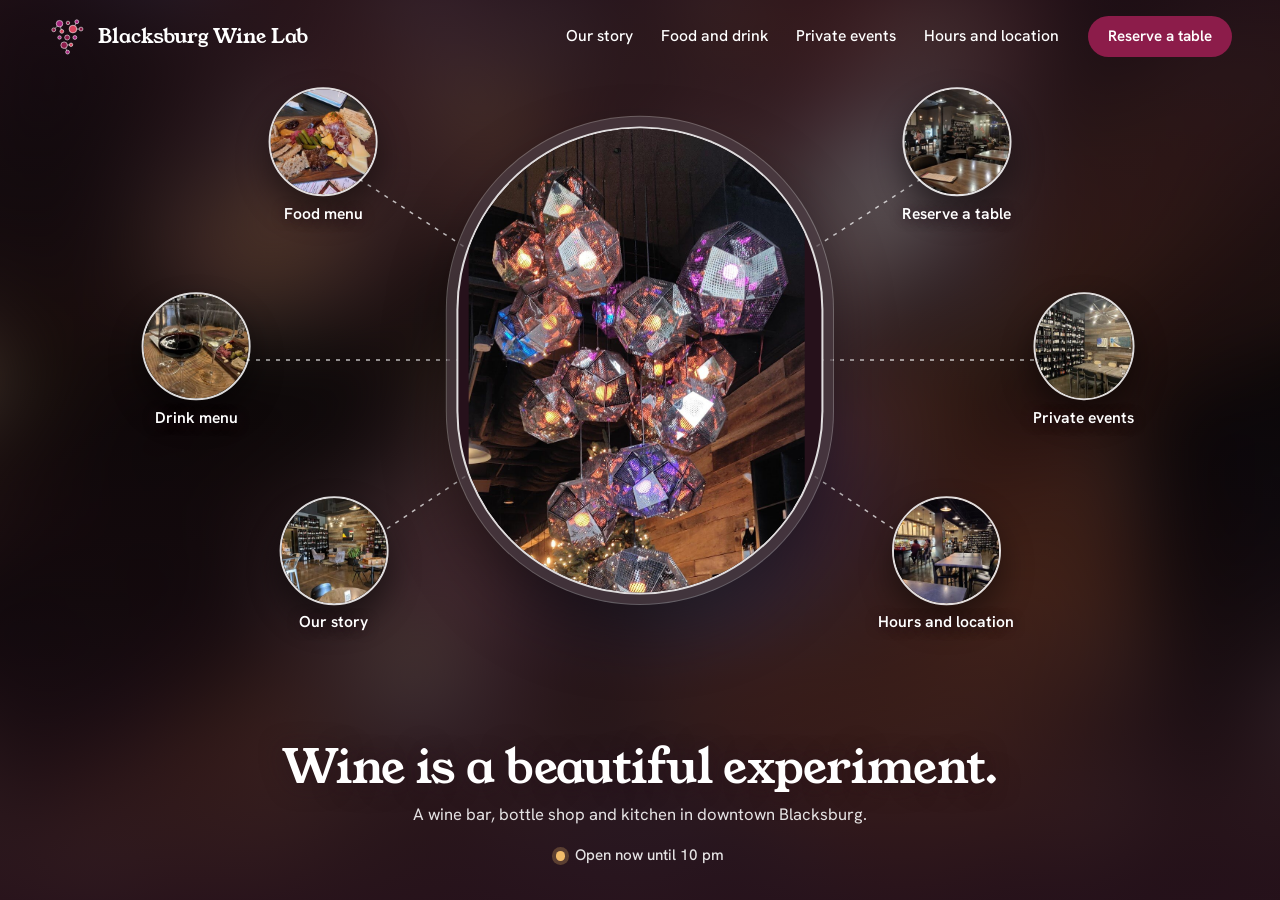
<file: index.html>
<!DOCTYPE html>
<html lang="en">
<head>
  <meta charset="UTF-8">
  <meta name="viewport" content="width=device-width, initial-scale=1">
  <title>Blacksburg Wine Lab | Wine bar, bottle shop and kitchen</title>
  <meta name="description" content="A wine bar, bottle shop and kitchen at 223 Gilbert Street in downtown Blacksburg, Virginia. Wine flights, cheese and charcuterie, tinned seafood and oysters.">
  <link rel="icon" href="images/favicon.png">
  <link rel="preconnect" href="https://fonts.googleapis.com">
  <link rel="preconnect" href="https://fonts.gstatic.com" crossorigin>
  <link href="https://fonts.googleapis.com/css2?family=Hanken+Grotesk:wght@400;500;600&family=Young+Serif&display=swap" rel="stylesheet">
  <link rel="preload" as="image" href="images/photos/lights.jpg">
  <link rel="stylesheet" href="css/site.css">
  <script>
    // With scripting on, the sections open as panels from the landing screen instead of sitting below it.
    document.documentElement.classList.add('js');
    // Always start at the top on a refresh.
    if ('scrollRestoration' in history) history.scrollRestoration = 'manual';
  </script>
</head>
<body>

  <!-- Opening: the grape-molecule mark assembles, then the screen closes into it. -->
  <div class="intro" id="intro" aria-hidden="true">
    <div class="intro-inner">
      <svg class="mark mark-intro" viewBox="0 0 200 212" role="presentation">
        <g class="bonds">
          <line x1="60" y1="40" x2="30" y2="72" style="--i:2"/>
          <line x1="60" y1="40" x2="72" y2="80" style="--i:3"/>
          <line x1="150" y1="30" x2="130" y2="68" style="--i:5"/>
          <line x1="130" y1="68" x2="172" y2="68" style="--i:6"/>
          <line x1="84" y1="152" x2="120" y2="150" style="--i:10"/>
          <line x1="84" y1="152" x2="102" y2="188" style="--i:11"/>
        </g>
        <g class="nodes">
          <circle cx="60" cy="40" r="17" class="plum" style="--i:0"/>
          <circle cx="104" cy="36" r="9" class="claret" style="--i:1"/>
          <circle cx="150" cy="30" r="10" class="plum" style="--i:2"/>
          <circle cx="30" cy="72" r="10" class="claret" style="--i:3"/>
          <circle cx="72" cy="80" r="10" class="coral" style="--i:4"/>
          <circle cx="130" cy="68" r="20" class="coral" style="--i:5"/>
          <circle cx="172" cy="68" r="10" class="claret" style="--i:6"/>
          <circle cx="60" cy="112" r="9" class="plum" style="--i:7"/>
          <circle cx="100" cy="112" r="13" class="claret" style="--i:8"/>
          <circle cx="140" cy="112" r="10" class="plum" style="--i:9"/>
          <circle cx="84" cy="152" r="17" class="claret" style="--i:10"/>
          <circle cx="120" cy="150" r="9" class="coral" style="--i:11"/>
          <circle cx="102" cy="188" r="10" class="plum" style="--i:12"/>
        </g>
      </svg>
      <p class="intro-word"><span>Blacksburg</span><strong>Wine Lab</strong></p>
    </div>
  </div>

  <a class="skip" href="#main">Skip to content</a>

  <header class="site-header" id="header">
    <a class="brand" href="#top" aria-label="Blacksburg Wine Lab, back to top">
      <svg class="mark" viewBox="0 0 200 212" aria-hidden="true">
        <g class="bonds">
          <line x1="60" y1="40" x2="30" y2="72"/><line x1="60" y1="40" x2="72" y2="80"/>
          <line x1="150" y1="30" x2="130" y2="68"/><line x1="130" y1="68" x2="172" y2="68"/>
          <line x1="84" y1="152" x2="120" y2="150"/><line x1="84" y1="152" x2="102" y2="188"/>
        </g>
        <g class="nodes">
          <circle cx="60" cy="40" r="17" class="plum"/><circle cx="104" cy="36" r="9" class="claret"/>
          <circle cx="150" cy="30" r="10" class="plum"/><circle cx="30" cy="72" r="10" class="claret"/>
          <circle cx="72" cy="80" r="10" class="coral"/><circle cx="130" cy="68" r="20" class="coral"/>
          <circle cx="172" cy="68" r="10" class="claret"/><circle cx="60" cy="112" r="9" class="plum"/>
          <circle cx="100" cy="112" r="13" class="claret"/><circle cx="140" cy="112" r="10" class="plum"/>
          <circle cx="84" cy="152" r="17" class="claret"/><circle cx="120" cy="150" r="9" class="coral"/>
          <circle cx="102" cy="188" r="10" class="plum"/>
        </g>
      </svg>
      <span class="brand-name">Blacksburg Wine Lab</span>
    </a>
    <button class="nav-toggle" id="navToggle" aria-expanded="false" aria-controls="nav">Menu</button>
    <nav class="nav" id="nav" aria-label="Main">
      <a href="#story" data-open="story">Our story</a>
      <a href="#food" data-open="food">Food and drink</a>
      <a href="#events" data-open="events">Private events</a>
      <a href="#visit" data-open="visit">Hours and location</a>
      <a class="btn btn-solid" href="#reserve" data-open="reserve">Reserve a table</a>
    </nav>
  </header>

  <main id="main">

    <section class="hero" id="top">
      <img class="hero-soft" src="images/photos/lights-soft.jpg" alt="" aria-hidden="true">

      <!-- The pendant lights sit in the middle; each option hangs off them like a grape on the logo. -->
      <div class="web" id="web">
        <svg class="web-lines" viewBox="0 0 100 100" preserveAspectRatio="none" aria-hidden="true">
          <line x1="50" y1="50" x2="20" y2="15" style="--i:0"/>
          <line x1="50" y1="50" x2="80" y2="15" style="--i:1"/>
          <line x1="50" y1="50" x2="8" y2="50" style="--i:2"/>
          <line x1="50" y1="50" x2="92" y2="50" style="--i:3"/>
          <line x1="50" y1="50" x2="21" y2="85" style="--i:4"/>
          <line x1="50" y1="50" x2="79" y2="85" style="--i:5"/>
        </svg>
        <div class="frame">
          <img class="hero-photo" src="images/photos/lights.jpg" alt="A cluster of faceted pendant lights hanging in the Wine Lab, shaped like a bunch of grapes.">
        </div>
        <ul class="orbs" aria-label="Explore the Wine Lab">
          <li style="--x:20%;--y:15%;--i:0"><a class="orb" href="#food" data-open="food"><img src="images/photos/orbs/food.jpg" alt="" width="140" height="140"><span>Food menu</span></a></li>
          <li style="--x:80%;--y:15%;--i:1"><a class="orb" href="#reserve" data-open="reserve"><img src="images/photos/orbs/reserve.jpg" alt="" width="140" height="140"><span>Reserve a table</span></a></li>
          <li style="--x:8%;--y:50%;--i:2"><a class="orb" href="#drinks" data-open="drinks"><img src="images/photos/orbs/drinks.jpg" alt="" width="140" height="140"><span>Drink menu</span></a></li>
          <li style="--x:92%;--y:50%;--i:3"><a class="orb" href="#events" data-open="events"><img src="images/photos/orbs/events.jpg" alt="" width="140" height="140"><span>Private events</span></a></li>
          <li style="--x:21%;--y:85%;--i:4"><a class="orb" href="#story" data-open="story"><img src="images/photos/orbs/story.jpg" alt="" width="140" height="140"><span>Our story</span></a></li>
          <li style="--x:79%;--y:85%;--i:5"><a class="orb" href="#visit" data-open="visit"><img src="images/photos/orbs/visit.jpg" alt="" width="140" height="140"><span>Hours and location</span></a></li>
        </ul>
      </div>

      <div class="hero-copy">
        <h1>Wine is a beautiful experiment.</h1>
        <p class="hero-lede">A wine bar, bottle shop and kitchen in downtown Blacksburg.</p>
        <p class="hero-status" id="status" aria-live="polite">223 Gilbert Street, Blacksburg</p>
      </div>
    </section>

    <div class="stock">

    <section class="story wrap" id="story">
      <div class="story-text">
        <h2>There's a reason we're called a lab and not a bar.</h2>
        <p>More than twenty years ago, John Boyer was putting up flyers around Virginia Tech for a geography of wine course he hoped a few students would take. Sixteen signed up. That class has since grown to 1,500 students a year, and John and Katie Pritchard have taught it from wine regions around the world.</p>
        <p>In 2018 they opened the Wine Lab to bring that classroom downtown. You don't need to know anything about wine to sit down here. Tell us what you like, or what you've never tried, and we'll pour from there.</p>
        <p class="story-fact"><span class="stars" aria-hidden="true">★★★★★</span> Rated 4.7 on Google by 348 guests</p>
      </div>
      <figure class="story-photo">
        <img src="images/photos/shop.jpg" alt="Shelves of wine bottles lining the reclaimed-wood walls of the shop, with a lounge area in the middle." loading="lazy">
      </figure>
      <div class="strip-track" tabindex="0" role="group" aria-label="Photos of the Wine Lab">
        <img src="images/photos/hero.jpg" alt="The dining room in the evening, with wood tables under strings of warm bulbs." loading="lazy">
        <img src="images/photos/cheese-case.jpg" alt="The cheese case, stocked with wheels and wedges." loading="lazy">
        <img src="images/photos/bar.jpg" alt="The bar, with pendant lights and the wine shelves behind the dining room." loading="lazy">
        <img src="images/photos/carafe.jpg" alt="A carafe and a glass of red wine on a table." loading="lazy">
        <img src="images/photos/dessert.jpg" alt="A chocolate dessert dusted with sugar, served with berries and cream." loading="lazy">
      </div>
    </section>

    <section class="menu" id="food">
      <div class="wrap">
        <div class="section-head">
          <h2>On the table</h2>
          <p>The menu changes often, because we serve what local farmers and bakers have right now. These are the things people come back for.</p>
        </div>
        <div class="mosaic">
          <figure class="tile">
            <img src="images/photos/board.jpg" alt="A cheese and charcuterie board with cured meats, cheeses, pickles and crackers." loading="lazy">
            <figcaption><strong>Cheese and charcuterie</strong> Built to order, with fresh local bread</figcaption>
          </figure>
          <figure class="tile">
            <img src="images/photos/oysters.jpg" alt="A dozen oysters on the half shell arranged on ice." loading="lazy">
            <figcaption><strong>Oysters on the half shell</strong> Wednesday to Saturday</figcaption>
          </figure>
          <figure class="tile">
            <img src="images/photos/tinned.jpg" alt="An open tin of seafood served on a board with cheese, greens and crisps." loading="lazy">
            <figcaption><strong>Tinned seafood</strong> The finest collection in Virginia</figcaption>
          </figure>
        </div>
        <div class="menu-lists">
          <div>
            <h3>To eat</h3>
            <ul>
              <li>Cheese and charcuterie plates</li>
              <li>Pâtés and spreads</li>
              <li>Hot lobster roll</li>
              <li>Hummus plate</li>
              <li>Sandwiches and salads</li>
            </ul>
          </div>
          <div>
            <h3>From the sea</h3>
            <ul>
              <li>Oysters on the half shell</li>
              <li>Tinned fish and shellfish</li>
              <li>Served with local breads and crackers</li>
            </ul>
          </div>
          <div class="menu-link">
            <p>For this week's full food menu:</p>
            <a class="btn btn-line" href="https://www.winelab.com/menus" target="_blank" rel="noopener">View current menus</a>
            <a class="text-link" href="https://order.spoton.com/so-blacksburg-wine-lab-9768/blacksburg-va/6244ccd99adef31f5eaafb27" target="_blank" rel="noopener">Order takeout</a>
          </div>
        </div>
      </div>
    </section>

    <section class="menu" id="drinks">
      <div class="wrap">
        <div class="section-head">
          <h2>In the glass</h2>
          <p>Not sure what you like yet? Try a few side by side. That is the whole idea of a wine lab.</p>
        </div>
        <div class="mosaic">
          <figure class="tile">
                <figcaption><strong>Wine by the glass and bottle</strong> Pick from the wall, or ask us</figcaption>
          </figure>
          <figure class="tile">
            <img src="images/photos/glasses.jpg" alt="A glass of red and a glass of white wine on a wooden table." loading="lazy">
            <figcaption><strong>Wine flights</strong> Taste a region side by side</figcaption>
          </figure>
          <figure class="tile">
            <img src="images/photos/cocktails.jpg" alt="Two cocktails, one pale pink and one deep red with a mint garnish." loading="lazy">
            <figcaption><strong>Cocktails</strong> Plus bourbon, craft beer and cider</figcaption>
          </figure>
        </div>
        <div class="menu-lists">
          <div>
            <h3>Wine</h3>
            <ul>
              <li>By the glass and by the bottle</li>
              <li>Wine flights</li>
              <li>Bottles to take home</li>
            </ul>
          </div>
          <div>
            <h3>Everything else</h3>
            <ul>
              <li>Cocktails and mocktails</li>
              <li>Spirit flights and bourbon</li>
              <li>Craft beer and cider</li>
            </ul>
          </div>
          <div class="menu-link">
            <p>For this week's full beverage menu:</p>
            <a class="btn btn-line" href="https://www.winelab.com/menus" target="_blank" rel="noopener">View current menus</a>
            <a class="text-link" href="#reserve" data-open="reserve">Reserve a table</a>
          </div>
        </div>
      </div>
    </section>

    <section class="events" id="events">
      <div class="wrap events-grid">
        <figure class="events-photo">
          <img src="images/photos/wine-wall.jpg" alt="A long table set beside a floor-to-ceiling wall of wine." loading="lazy">
        </figure>
        <div class="events-text">
          <h2>Bring the whole group.</h2>
          <p>Reserve part of the dining room for your own gathering: an after-work happy hour for ten, a book club, a business meeting, or a birthday with fifty of your closest friends. With some notice we can put together food for everyone.</p>
          <p>Tell us the date and the size of your party and we'll get the plans moving.</p>
          <div class="events-actions">
            <a class="btn btn-light" href="mailto:info@winelab.com?subject=Private%20event%20inquiry">Email us about an event</a>
            <a class="text-link on-dark" href="tel:+15406057291">or call (540) 605-7291</a>
          </div>
        </div>
      </div>
    </section>

    <section class="reserve wrap" id="reserve">
      <div class="reserve-intro">
        <h2>Reserve a table</h2>
        <p>Send us a request for up to eight guests and we'll reply by email to confirm. Your table isn't booked until you hear back from us.</p>
        <p>Want an instant confirmation? <a class="text-link" href="https://reserve.spoton.com/web/restaurant.html?restaurantId=65456" target="_blank" rel="noopener">Book online</a> or call <a class="text-link" href="tel:+15406057291">(540) 605-7291</a>.</p>

        <table class="hours">
          <caption>Hours</caption>
          <tbody>
            <tr data-days="1,2,3,4"><th scope="row">Monday to Thursday</th><td>3 pm to 10 pm</td></tr>
            <tr data-days="5,6"><th scope="row">Friday and Saturday</th><td>11:30 am to 10 pm</td></tr>
            <tr data-days="0"><th scope="row">Sunday</th><td>Closed</td></tr>
          </tbody>
        </table>
      </div>

      <form class="form" id="reserveForm" novalidate>
        <div class="field">
          <label for="res_name">Name</label>
          <input id="res_name" name="name" type="text" autocomplete="name" required>
        </div>
        <div class="field-row">
          <div class="field">
            <label for="res_email">Email</label>
            <input id="res_email" name="email" type="email" autocomplete="email" required>
          </div>
          <div class="field">
            <label for="res_phone">Phone</label>
            <input id="res_phone" name="phone" type="tel" autocomplete="tel" required>
          </div>
        </div>
        <div class="field-row field-row-3">
          <div class="field">
            <label for="res_size">Guests</label>
            <input id="res_size" name="size" type="number" min="1" max="8" value="2" required>
          </div>
          <div class="field">
            <label for="res_date">Date</label>
            <input id="res_date" name="date" type="date" required>
          </div>
          <div class="field">
            <label for="res_time">Time</label>
            <input id="res_time" name="time" type="time" step="900" required>
          </div>
        </div>
        <p class="form-msg" id="formMsg" role="alert" hidden></p>
        <button class="btn btn-solid btn-wide" type="submit">Request reservation</button>
      </form>
    </section>

    <section class="visit" id="visit">
      <div class="wrap visit-grid">
        <div class="visit-text">
          <h2>Find us downtown</h2>
          <address>
            223 Gilbert Street<br>
            Blacksburg, Virginia 24060
          </address>
          <p><a class="text-link" href="https://www.google.com/maps/dir/?api=1&destination=Blacksburg+Wine+Lab,+223+Gilbert+St,+Blacksburg,+VA+24060" target="_blank" rel="noopener">Get directions</a></p>

          <h3>Parking</h3>
          <p><strong>Free:</strong> the parking deck or underground parking of the Gilbert Place building. Enter from Turner Street or Prices Fork Road.</p>
          <p><strong>Paid:</strong> the lower level of the North End Center garage. Enter from Gilbert Street.</p>

          <h3>Contact</h3>
          <p><a class="text-link" href="tel:+15406057291">(540) 605-7291</a><br>
          <a class="text-link" href="mailto:info@winelab.com">info@winelab.com</a></p>
          <p class="follow"><a class="text-link" href="https://www.instagram.com/blacksburgwinelab/" target="_blank" rel="noopener">Instagram</a>
          <a class="text-link" href="https://www.facebook.com/blacksburgwinelab" target="_blank" rel="noopener">Facebook</a>
          <a class="text-link" href="https://www.winelab.com/wine-club" target="_blank" rel="noopener">Wine club</a>
          <a class="text-link" href="https://www.winelab.com/events" target="_blank" rel="noopener">Events</a></p>
        </div>
        <div class="map">
          <iframe title="Map showing Blacksburg Wine Lab at 223 Gilbert Street" src="https://www.google.com/maps?q=Blacksburg+Wine+Lab,+223+Gilbert+St,+Blacksburg,+VA+24060&z=16&output=embed" loading="lazy" referrerpolicy="no-referrer-when-downgrade"></iframe>
        </div>
      </div>
    </section>

  <footer class="site-footer">
    <div class="wrap footer-grid">
      <p class="footer-brand">Blacksburg Wine Lab</p>
      <ul class="footer-links">
        <li><a href="https://www.instagram.com/blacksburgwinelab/" target="_blank" rel="noopener">Instagram</a></li>
        <li><a href="https://www.facebook.com/blacksburgwinelab" target="_blank" rel="noopener">Facebook</a></li>
        <li><a href="https://www.winelab.com/wine-club" target="_blank" rel="noopener">Wine club</a></li>
        <li><a href="https://www.winelab.com/events" target="_blank" rel="noopener">Events</a></li>
      </ul>
      <p class="footer-note">Website by Jeffrey Smith. Photos from the Wine Lab's Google listing.</p>
    </div>
  </footer>

    </div>

  </main>


  <!-- Options chosen from the landing screen open here, so nobody has to scroll to find them. -->
  <dialog class="sheet" id="sheet" aria-label="Details">
    <button class="sheet-close" id="sheetClose" type="button">Close</button>
    <div class="sheet-body" id="sheetBody"></div>
  </dialog>

  <script src="js/site.js"></script>
</body>
</html>
</file>
<file: css/site.css>
/* Blacksburg Wine Lab
   Colours come from the grape-molecule logo; the dark tone from the dining room at night. */

:root {
  --cellar: #26111b;
  --claret: #8c1c4a;
  --plum: #a8277f;
  --coral: #d8455f;
  --bulb: #f2bd6b;
  --paper: #f8f3f5;
  --blush: #efe3e8;
  --text: #36252d;
  --muted: #6f5a63;
  --line: #dccbd3;

  --display: "Young Serif", Georgia, "Times New Roman", serif;
  --body: "Hanken Grotesk", "Helvetica Neue", Arial, sans-serif;

  --wrap: 1180px;
  --gutter: clamp(1.25rem, 4vw, 3rem);
  --space: clamp(4.5rem, 10vw, 8rem);
  --ease: cubic-bezier(.2, .7, .2, 1);

  /* Centre and height of the cluster shared by the opening logo and the lights photo. */
  --cy: 40svh;
  --ch: 40svh;
}

*, *::before, *::after { box-sizing: border-box; }

html { scroll-behavior: smooth; scroll-padding-top: 5rem; }

body {
  margin: 0;
  background: var(--paper);
  color: var(--text);
  font-family: var(--body);
  font-size: 1.0625rem;
  line-height: 1.65;
  -webkit-font-smoothing: antialiased;
}

img { display: block; max-width: 100%; }

h1, h2, h3 { font-family: var(--display); font-weight: 400; margin: 0; text-wrap: balance; }
h1 { font-size: clamp(2.75rem, 7.2vw, 6rem); line-height: 1.02; letter-spacing: -.015em; }
h2 { font-size: clamp(2rem, 4.2vw, 3.25rem); line-height: 1.1; letter-spacing: -.01em; }
h3 { font-size: 1.3rem; line-height: 1.3; }
p { margin: 0 0 1.1em; max-width: 62ch; }

a { color: inherit; }
:focus-visible { outline: 3px solid var(--coral); outline-offset: 3px; border-radius: 2px; }

.wrap { max-width: var(--wrap); margin-inline: auto; padding-inline: var(--gutter); }

.skip {
  position: absolute; left: 1rem; top: -4rem; z-index: 60;
  background: var(--paper); color: var(--cellar); padding: .6rem 1rem; border-radius: 4px;
}
.skip:focus { top: 1rem; }

/* ---------- Logo mark ---------- */

.mark { width: 2.4rem; height: auto; flex: none; overflow: visible; }
.mark .bonds line { stroke: #3d2531; stroke-width: 5; stroke-linecap: round; }
.mark .nodes circle { stroke: #3d2531; stroke-width: 4; }
.mark .plum { fill: var(--plum); }
.mark .claret { fill: var(--claret); }
.mark .coral { fill: var(--coral); }

/* ---------- Buttons and links ---------- */

.btn {
  display: inline-flex; align-items: center; justify-content: center;
  padding: .85rem 1.5rem;
  border: 1.5px solid transparent; border-radius: 999px;
  font: 600 1rem/1.2 var(--body); text-decoration: none; cursor: pointer;
  transition: background-color .2s, color .2s, border-color .2s;
}
.btn-solid { background: var(--claret); color: #fff; }
.btn-solid:hover { background: #a3235a; }
.btn-ghost { border-color: rgba(255, 255, 255, .7); color: #fff; }
.btn-ghost:hover { background: #fff; color: var(--cellar); }
.btn-line { border-color: var(--claret); color: var(--claret); }
.btn-line:hover { background: var(--claret); color: #fff; }
.btn-light { background: var(--paper); color: var(--cellar); }
.btn-light:hover { background: #fff; }
.btn-wide { width: 100%; }

.text-link { color: var(--claret); font-weight: 600; text-underline-offset: .2em; text-decoration-thickness: 1.5px; }
.text-link:hover { color: var(--plum); }
.text-link.on-dark { color: #fff; }
.text-link.on-dark:hover { color: var(--bulb); }

/* ---------- Header ---------- */

.site-header {
  position: fixed; inset: 0 0 auto 0; z-index: 40;
  display: flex; align-items: center; justify-content: space-between; gap: 1.5rem;
  padding: 1rem var(--gutter);
  color: #fff;
  transition: background-color .3s, box-shadow .3s, padding .3s;
}
.site-header.is-solid {
  background: var(--cellar);
  box-shadow: 0 1px 0 rgba(255, 255, 255, .08);
  padding-block: .6rem;
}
.brand { display: flex; align-items: center; gap: .75rem; text-decoration: none; }
.brand-name { font-family: var(--display); font-size: 1.25rem; white-space: nowrap; }
.site-header .mark .bonds line,
.site-header .mark .nodes circle { stroke: #fff; stroke-width: 3; }

.nav { display: flex; align-items: center; gap: clamp(1rem, 2.2vw, 2rem); }
.nav a:not(.btn) { text-decoration: none; font-weight: 500; font-size: .98rem; padding: .3rem 0; border-bottom: 1.5px solid transparent; }
.nav a:not(.btn):hover { border-color: var(--bulb); }
.nav .btn { padding: .65rem 1.2rem; font-size: .95rem; }
.nav-toggle { display: none; }

/* ---------- Hero ---------- */

.hero {
  --px: 0; --py: 0;
  position: relative; isolation: isolate;
  height: 100svh; min-height: 34rem;
  display: grid; align-content: end; justify-items: center;
  padding: 0 var(--gutter) clamp(1.25rem, 3.5svh, 2.5rem);
  color: #fff; background: var(--cellar); text-align: center;
  overflow: hidden;
}
.hero-soft {
  position: absolute; inset: -6%; z-index: -2;
  width: 112%; height: 112%; max-width: none; object-fit: cover;
  filter: blur(28px) saturate(1.15) brightness(.5);
}
.hero::after {
  content: ""; position: absolute; inset: 0; z-index: -1;
  background: linear-gradient(to top, rgba(38, 17, 27, .92) 0%, rgba(38, 17, 27, .35) 34%, rgba(38, 17, 27, .1) 60%, rgba(38, 17, 27, .6) 100%);
}

/* The web: a framed photo of the pendant lights with one orb per option hanging off it. */
.web {
  position: absolute; left: 50%; top: var(--cy);
  width: min(94vw, 66rem); height: calc(var(--ch) * 1.62);
  translate: calc(-50% + var(--px) * 10px) calc(-50% + var(--py) * 8px);
}
.web-lines { position: absolute; inset: 0; width: 100%; height: 100%; overflow: visible; }
.web-lines line {
  stroke: rgba(255, 255, 255, .72); stroke-width: 1.5; vector-effect: non-scaling-stroke;
  stroke-dasharray: 4 6; animation: flow 1.4s linear infinite;
}
@keyframes flow { to { stroke-dashoffset: -10; } }

/* The lights are sized so the main cluster sits exactly where the opening logo is drawn.
   In the photo that cluster is 53% of the height, centred 51% across and 35% down. */
.frame {
  position: absolute; left: 50%; top: 50%; translate: -50% -50%;
  width: calc(var(--ch) * 1.02); height: calc(var(--ch) * 1.3);
  border-radius: 999px; overflow: hidden;
  background: var(--cellar);
  border: 2px solid rgba(255, 255, 255, .85);
  box-shadow: 0 0 0 .6rem rgba(38, 17, 27, .55), 0 0 0 calc(.6rem + 1px) rgba(255, 255, 255, .3), 0 2rem 4rem rgba(0, 0, 0, .5);
}
.hero-photo {
  position: absolute; left: 50%; top: calc(50% - var(--ch) * .714);
  height: calc(var(--ch) * 2.04); width: auto; max-width: none;
  translate: calc(-51% + var(--px) * -8px) calc(var(--py) * -6px);
}

.orbs { position: absolute; inset: 0; margin: 0; padding: 0; list-style: none; }
.orbs li { position: absolute; left: var(--x); top: var(--y); translate: -50% -50%; }
.orb {
  --size: clamp(4.25rem, min(8.5vw, 13svh), 7.5rem);
  display: grid; justify-items: center; gap: .55rem;
  color: #fff; text-decoration: none; font-weight: 600; font-size: .98rem; line-height: 1.2;
  animation: bob 6s ease-in-out infinite alternate; animation-delay: calc(var(--i) * -1.1s);
}
.orb img {
  width: var(--size); height: var(--size); border-radius: 50%; object-fit: cover;
  border: 2px solid rgba(255, 255, 255, .85);
  box-shadow: 0 0 0 0 rgba(242, 189, 107, 0), 0 1rem 2rem rgba(0, 0, 0, .45);
  transition: transform .35s var(--ease), box-shadow .35s var(--ease), border-color .2s;
}
.orb span { white-space: nowrap; text-shadow: 0 1px 12px rgba(38, 17, 27, .9); }
.orb:hover img, .orb:focus-visible img { transform: scale(1.12); border-color: var(--bulb); box-shadow: 0 0 0 .45rem rgba(242, 189, 107, .22), 0 1rem 2rem rgba(0, 0, 0, .45); }
.orb:hover span, .orb:focus-visible span { color: var(--bulb); }
.orb:focus-visible { outline: none; }
@keyframes bob { from { transform: translateY(-5px); } to { transform: translateY(5px); } }

.hero-copy { display: grid; justify-items: center; gap: .6rem; }
.hero h1 { font-size: clamp(1.9rem, 3.7vw, 3.25rem); text-shadow: 0 2px 24px rgba(38, 17, 27, .7); }
.hero-lede { margin: 0; max-width: none; font-size: clamp(1rem, 1.3vw, 1.15rem); color: rgba(255, 255, 255, .88); }
.hero-status {
  margin: .35rem 0 0; font-size: .95rem; font-weight: 500; color: rgba(255, 255, 255, .88);
  display: flex; align-items: center; gap: .6rem;
}
.hero-status::before { content: ""; width: .6rem; height: .6rem; border-radius: 50%; background: rgba(255, 255, 255, .5); }
.hero-status.is-open::before { background: var(--bulb); box-shadow: 0 0 0 4px rgba(242, 189, 107, .25); }

/* ---------- Panel that opens from the landing screen ---------- */

.sheet {
  width: min(74rem, 94vw); max-width: none; max-height: 92svh;
  padding: 0; border: 0; border-radius: 10px; overflow: auto;
  background: var(--paper); color: var(--text);
  box-shadow: 0 2rem 6rem rgba(0, 0, 0, .6);
}
.sheet[open] { animation: sheet-in .35s var(--ease); }
.sheet::backdrop { background: rgba(38, 17, 27, .72); backdrop-filter: blur(6px); }
.sheet-close {
  position: sticky; top: .75rem; z-index: 2; float: right; margin: .75rem .75rem -3.5rem 0;
  padding: .55rem 1.1rem; border-radius: 999px; cursor: pointer;
  background: var(--cellar); color: #fff; border: 1.5px solid rgba(255, 255, 255, .5);
  font: 600 .95rem/1.2 var(--body);
}
.sheet-close:hover { background: var(--claret); }
/* Sections are kept compact inside the panel so each one fits on a laptop screen. */
.sheet-body > section[id] { padding-block: 3.25rem 2rem; }
.sheet-body .section-head { margin-bottom: 1.5rem; }
.sheet-body .mosaic { grid-auto-rows: clamp(8rem, 15vw, 14rem); }
.sheet-body .menu-lists { margin-top: 1.75rem; }
.sheet-body .story { row-gap: 1.5rem; align-items: start; }
.sheet-body .story h2 { margin-bottom: 1.25rem; font-size: clamp(1.8rem, 3.2vw, 2.6rem); }
.sheet-body .story-fact { margin-top: 1.25rem; }
.sheet-body .story-photo img { aspect-ratio: 3 / 2; }
.sheet-body .strip-track img { height: clamp(6rem, 10vw, 7.5rem); }
.sheet-body .events-photo img { aspect-ratio: 4 / 3; }
.sheet-body .map, .sheet-body .map iframe { min-height: 20rem; }
.sheet-body .hours { margin-top: 1.5rem; }

/* With scripting on, the sections wait out of sight until an orb or menu link opens one. */
.js .stock { display: none; }
.js body { background: var(--cellar); }
@keyframes sheet-in { from { opacity: 0; transform: translateY(1.5rem) scale(.98); } }

/* ---------- Story ---------- */

.story {
  display: grid; grid-template-columns: minmax(0, 1.05fr) minmax(0, .95fr);
  gap: clamp(2rem, 6vw, 5.5rem); align-items: center;
  padding-block: var(--space);
}
.story h2 { margin-bottom: 1.75rem; }
.story-photo { margin: 0; }
.story-photo img { width: 100%; aspect-ratio: 4 / 5; object-fit: cover; border-radius: 3px; }
.story-fact { margin-top: 2rem; padding-top: 1.25rem; border-top: 1px solid var(--line); color: var(--muted); font-weight: 500; }
.stars { color: var(--claret); letter-spacing: .12em; margin-right: .4rem; }

/* ---------- Food and drink ---------- */

.menu { background: var(--blush); padding-block: var(--space); }
.menu + .menu { padding-top: 0; }
.section-head { display: grid; grid-template-columns: minmax(0, 1fr) minmax(0, 1fr); gap: clamp(1.5rem, 5vw, 4rem); align-items: end; margin-bottom: clamp(2rem, 4vw, 3.5rem); }
.section-head p { margin: 0; color: var(--muted); }

.mosaic {
  display: grid; gap: .75rem;
  grid-template-columns: 2fr 1fr 1fr;
  grid-auto-rows: clamp(14rem, 26vw, 22rem);
}
.tile { position: relative; margin: 0; overflow: hidden; border-radius: 3px; background: var(--cellar); }
.tile img { width: 100%; height: 100%; object-fit: cover; transition: transform .6s var(--ease); }
.tile:hover img { transform: scale(1.04); }
.tile figcaption {
  position: absolute; inset: auto 0 0 0;
  padding: 3.5rem 1.1rem 1rem;
  background: linear-gradient(to top, rgba(38, 17, 27, .9), rgba(38, 17, 27, 0));
  color: rgba(255, 255, 255, .88); font-size: .92rem; line-height: 1.35;
}
.tile figcaption strong { display: block; font-family: var(--display); font-weight: 400; font-size: 1.2rem; color: #fff; margin-bottom: .15rem; }

.menu-lists {
  display: grid; grid-template-columns: repeat(2, minmax(0, 1fr)) minmax(0, 1.15fr);
  gap: clamp(1.5rem, 3vw, 3rem);
  margin-top: clamp(2.5rem, 5vw, 4rem);
}
.menu-lists h3 { padding-bottom: .7rem; margin-bottom: .8rem; border-bottom: 1.5px solid var(--claret); }
.menu-lists ul { list-style: none; margin: 0; padding: 0; }
.menu-lists li { padding: .32rem 0; }
.menu-link { align-self: start; padding: 1.5rem; background: var(--paper); border-radius: 3px; display: grid; gap: 1rem; justify-items: start; }
.menu-link p { margin: 0; }

/* ---------- Photo strip (inside Our story) ---------- */

.strip-track {
  grid-column: 1 / -1;
  display: flex; gap: .6rem;
  overflow-x: auto; scroll-snap-type: x proximity;
  scrollbar-width: thin; scrollbar-color: var(--claret) transparent;
}
.strip-track img { height: clamp(8rem, 14vw, 10.5rem); width: auto; flex: none; border-radius: 3px; scroll-snap-align: center; }

/* ---------- Private events ---------- */

.events { background: var(--cellar); color: #f3e9ed; padding-block: var(--space); }
.events-grid { display: grid; grid-template-columns: minmax(0, .8fr) minmax(0, 1.2fr); gap: clamp(2rem, 6vw, 5.5rem); align-items: center; }
.events-photo { margin: 0; }
.events-photo img { width: 100%; aspect-ratio: 3 / 4; object-fit: cover; border-radius: 3px; }
.events h2 { color: #fff; margin-bottom: 1.5rem; }
.events-actions { display: flex; flex-wrap: wrap; align-items: center; gap: 1rem 1.5rem; margin-top: 2rem; }

/* ---------- Reservations ---------- */

.reserve {
  display: grid; grid-template-columns: minmax(0, 1fr) minmax(0, 1fr);
  gap: clamp(2rem, 6vw, 5.5rem); align-items: start;
  padding-block: var(--space);
}
.reserve h2 { margin-bottom: 1.5rem; }

.hours { width: 100%; max-width: 30rem; margin-top: 2.25rem; border-collapse: collapse; font-variant-numeric: tabular-nums; }
.hours caption { text-align: left; font-family: var(--display); font-size: 1.3rem; padding-bottom: .6rem; }
.hours th, .hours td { padding: .7rem 0; border-top: 1px solid var(--line); font-weight: 400; text-align: left; }
.hours td { text-align: right; white-space: nowrap; }
.hours tr.is-today th, .hours tr.is-today td { font-weight: 600; color: var(--claret); }
.hours tr.is-today th::after { content: " (today)"; font-weight: 400; color: var(--muted); }

.form { background: #fff; border: 1px solid var(--line); border-radius: 6px; padding: clamp(1.5rem, 3vw, 2.5rem); display: grid; gap: 1.2rem; }
.field { display: grid; gap: .35rem; min-width: 0; }
.field-row { display: grid; grid-template-columns: repeat(2, minmax(0, 1fr)); gap: 1rem; }
.field-row-3 { grid-template-columns: .7fr 1.3fr 1fr; }
label { font-weight: 600; font-size: .95rem; }
input {
  width: 100%; min-width: 0; padding: .75rem .85rem;
  border: 1.5px solid #c9b5be; border-radius: 4px; background: var(--paper);
  font: inherit; color: inherit;
}
input:hover { border-color: var(--muted); }
input:focus-visible { outline: 3px solid rgba(140, 28, 74, .3); outline-offset: 0; border-color: var(--claret); }
input.is-invalid { border-color: #b3261e; background: #fdf1f0; }
.form-msg { margin: 0; max-width: none; padding: .85rem 1rem; border-radius: 4px; font-size: .97rem; line-height: 1.45; }
.form-msg.is-error { background: #fdf1f0; color: #8a1c15; border: 1px solid #f0c4c0; }
.form-msg.is-ok { background: #eef6ef; color: #1e5a2b; border: 1px solid #bedcc3; }

/* ---------- Visit ---------- */

.visit { background: var(--blush); padding-block: var(--space); }
.visit-grid { display: grid; grid-template-columns: minmax(0, .9fr) minmax(0, 1.1fr); gap: clamp(2rem, 6vw, 5.5rem); align-items: stretch; }
.visit h2 { margin-bottom: 1.5rem; }
.visit h3 { margin: 1.5rem 0 .5rem; }
.follow { display: flex; flex-wrap: wrap; gap: .4rem 1.25rem; }
address { font-style: normal; font-size: 1.2rem; line-height: 1.5; margin-bottom: .6rem; }
.map { min-height: 26rem; border-radius: 3px; overflow: hidden; background: var(--line); }
.map iframe { width: 100%; height: 100%; min-height: 26rem; border: 0; display: block; }

/* ---------- Footer ---------- */

.site-footer { background: var(--cellar); color: rgba(255, 255, 255, .78); padding-block: 2.5rem; font-size: .95rem; }
.footer-grid { display: flex; flex-wrap: wrap; align-items: baseline; justify-content: space-between; gap: 1rem 2.5rem; }
.footer-brand { font-family: var(--display); font-size: 1.3rem; color: #fff; margin: 0; }
.footer-links { display: flex; flex-wrap: wrap; gap: .5rem 1.75rem; list-style: none; margin: 0; padding: 0; }
.footer-links a { text-decoration: none; }
.footer-links a:hover { color: var(--bulb); }
.footer-note { margin: 0; flex-basis: 100%; max-width: none; color: rgba(255, 255, 255, .55); font-size: .88rem; }

/* ---------- Opening animation ----------
   The logo is drawn at the same place and size as the pendant lights in the hero photo
   (--cy and --ch), so when the dark screen fades the lights appear exactly under it. */

.intro {
  position: fixed; inset: 0; z-index: 100;
  cursor: pointer;
  animation: intro-done .01s linear 3.9s forwards;
  transition: opacity .4s;
}
.intro::before {
  content: ""; position: absolute; inset: 0;
  background: var(--cellar);
  animation: fade-out 1.2s ease-in-out 2.3s forwards;
}
.intro-inner { display: contents; }
.mark-intro {
  position: absolute; left: 50%; top: var(--cy);
  height: calc(var(--ch) * 1.19); width: auto;
  translate: -50% -51%;
  animation: mark-out 1.1s ease-in 2.75s forwards;
}
.mark-intro .bonds line, .mark-intro .nodes circle { stroke: #f8f3f5; stroke-width: 2; }
.mark-intro .nodes circle {
  transform-box: fill-box; transform-origin: center;
  transform: scale(0); opacity: 0;
  animation: node-in .7s cubic-bezier(.3, 1.5, .5, 1) forwards;
  animation-delay: calc(.2s + var(--i) * 70ms);
}
.mark-intro .bonds line {
  stroke-dasharray: 60; stroke-dashoffset: 60;
  animation: bond-in .5s ease-out forwards;
  animation-delay: calc(.45s + var(--i) * 70ms);
}
.intro-word {
  position: absolute; left: 0; right: 0; top: calc(var(--cy) + var(--ch) * .5 + 2.25rem);
  margin: 0; max-width: none; text-align: center; color: #f8f3f5; display: grid; gap: .5rem;
  animation: fade-out .7s ease-in 2.3s forwards;
}
.intro-word span {
  font: 500 .95rem/1 var(--body); letter-spacing: .5em; text-indent: .5em; text-transform: uppercase; color: #e9a3bd;
  opacity: 0; animation: word-in .8s var(--ease) 1.25s forwards;
}
.intro-word strong {
  font: 400 clamp(2rem, 5vw, 3.2rem)/1 var(--display); letter-spacing: .32em; text-indent: .32em; text-transform: uppercase;
  opacity: 0; animation: word-in 1s var(--ease) 1.4s forwards;
}
.intro.is-skipped { opacity: 0; pointer-events: none; }

@keyframes node-in { to { transform: scale(1); opacity: 1; } }
@keyframes bond-in { to { stroke-dashoffset: 0; } }
@keyframes word-in { from { opacity: 0; letter-spacing: .6em; transform: translateY(.4rem); } to { opacity: 1; transform: none; } }
@keyframes fade-out { to { opacity: 0; } }
@keyframes mark-out { to { opacity: 0; } }
@keyframes intro-done { to { visibility: hidden; } }

/* The page settles into place as the opening clears. */
.hero-soft { animation: photo-settle 3s var(--ease) 2.3s both; }
.web-lines line { opacity: 0; animation: flow 1.4s linear infinite, fade .8s ease-out 3.1s forwards; }
.orbs li { animation: orb-in .8s cubic-bezier(.3, 1.4, .5, 1) both; animation-delay: calc(3.1s + var(--i) * 90ms); }
.frame { animation: frame-in 1.4s ease-out 2.3s both; }
.hero-copy > *, .hero-status, .site-header { animation: rise .9s var(--ease) both; }
.site-header { animation-name: fade; animation-delay: 2.9s; }
.hero-copy h1 { animation-delay: 2.85s; }
.hero-copy .hero-lede { animation-delay: 3s; }
.hero-copy .hero-status { animation-name: fade; animation-delay: 3.4s; }

@keyframes photo-settle { from { transform: scale(1.12); } to { transform: none; } }
@keyframes rise { from { opacity: 0; transform: translateY(1.5rem); } to { opacity: 1; transform: none; } }
@keyframes fade { from { opacity: 0; } to { opacity: 1; } }
@keyframes orb-in { from { opacity: 0; scale: .3; } to { opacity: 1; scale: 1; } }
@keyframes frame-in { from { border-color: transparent; box-shadow: none; } }

.intro-skipped .hero-soft, .intro-skipped .hero-copy > *, .intro-skipped .frame, .intro-skipped .orbs li, .intro-skipped .web-lines line, .intro-skipped .site-header { animation-delay: 0s; }

@media (prefers-reduced-motion: reduce) {
  html { scroll-behavior: auto; }
  .intro { display: none; }
  .hero-soft, .hero-copy > *, .frame, .orbs li, .orb, .site-header, .sheet[open] { animation: none; }
  .web-lines line { animation: none; opacity: 1; }
  .tile img { transition: none; }
}

/* ---------- Smaller screens ---------- */

@media (max-width: 960px) {
  :root { --cy: 29svh; --ch: 25svh; }
  .nav-toggle {
    display: inline-flex; padding: .55rem 1.1rem;
    background: none; border: 1.5px solid rgba(255, 255, 255, .7); border-radius: 999px;
    color: #fff; font: 600 .95rem/1.2 var(--body); cursor: pointer;
  }
  .nav {
    position: absolute; inset: 100% 0 auto 0;
    flex-direction: column; align-items: stretch; gap: 0;
    padding: .5rem var(--gutter) 1.5rem;
    background: var(--cellar);
    display: none;
  }
  .nav.is-open { display: flex; }
  .nav a:not(.btn) { padding: .9rem 0; border-bottom: 1px solid rgba(255, 255, 255, .12); font-size: 1.05rem; }
  .nav .btn { margin-top: 1.25rem; padding: .9rem; }
  .site-header.nav-open { background: var(--cellar); }

  .story, .events-grid, .reserve, .visit-grid, .section-head { grid-template-columns: minmax(0, 1fr); }
  .story-photo img { aspect-ratio: 4 / 3; }
  .events-photo img { aspect-ratio: 16 / 10; }

  /* No room beside the lights on a narrow screen, so the orbs sit in two rows under the headline. */
  .hero { display: flex; flex-direction: column; align-items: center; justify-content: flex-start; padding-top: calc(var(--cy) - var(--ch) * .65); padding-bottom: 1rem; }
  .web, .hero-copy { display: contents; }
  .web-lines { display: none; }
  .frame { position: relative; left: auto; top: auto; translate: none; flex: none; order: 1; }
  .hero h1 { order: 2; margin-top: clamp(1rem, 3svh, 1.75rem); font-size: clamp(1.6rem, 6.4vw, 2.4rem); }
  .hero-lede { display: none; }
  .orbs { position: static; order: 3; width: 100%; max-width: 30rem; margin-top: clamp(.9rem, 2.5svh, 1.5rem); display: grid; grid-template-columns: repeat(3, minmax(0, 1fr)); gap: clamp(.6rem, 2svh, 1.1rem) .25rem; }
  .orbs li { position: static; translate: none; }
  .orb { --size: clamp(3.4rem, min(19vw, 9.5svh), 5.5rem); font-size: .82rem; gap: .35rem; }
  .orb span { white-space: normal; }
  .hero-status { order: 4; margin-top: auto; padding-top: .75rem; }

  .mosaic { grid-template-columns: repeat(2, minmax(0, 1fr)); grid-auto-rows: clamp(11rem, 42vw, 18rem); }
  .mosaic .tile:first-child { grid-column: 1 / -1; }
  .menu-lists { grid-template-columns: repeat(2, minmax(0, 1fr)); }
  .menu-link { grid-column: 1 / -1; }
  .sheet { width: 100vw; max-height: 94svh; margin-bottom: 0; border-radius: 14px 14px 0 0; }
}

@media (max-width: 560px) {
  .brand-name { font-size: 1.05rem; }
  .menu-lists { grid-template-columns: minmax(0, 1fr); }
  .field-row, .field-row-3 { grid-template-columns: minmax(0, 1fr); }
}
</file>
